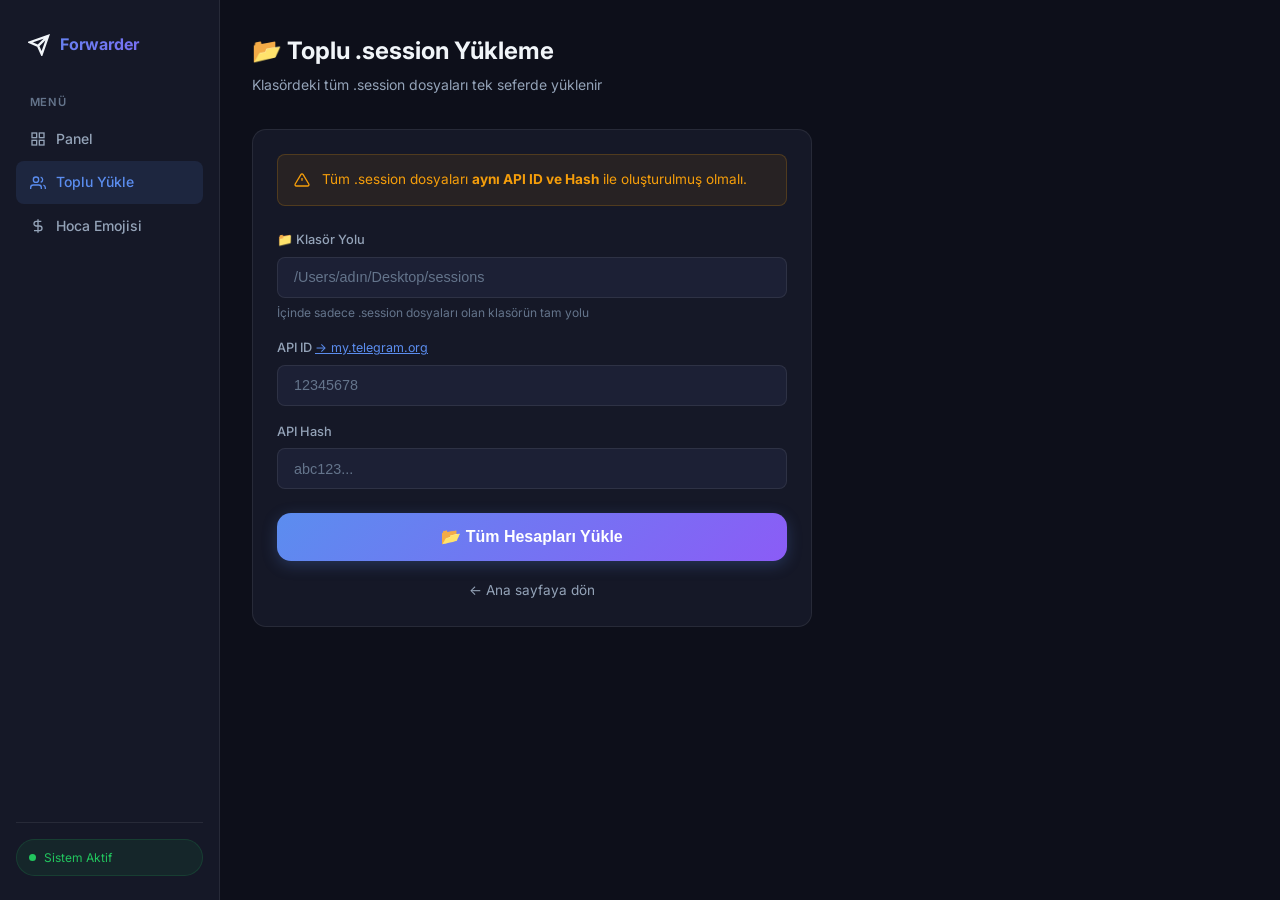
<file: templates/bulk_account.html>
<!DOCTYPE html>
<html lang="tr">
<head>
  <meta charset="UTF-8">
  <meta name="viewport" content="width=device-width, initial-scale=1.0">
  <title>Toplu Hesap Yükleme — Telegram Forwarder</title>
  <link rel="preconnect" href="https://fonts.googleapis.com">
  <link href="https://fonts.googleapis.com/css2?family=Inter:wght@400;500;600;700&display=swap" rel="stylesheet">
  <link rel="stylesheet" href="/static/css/style.css">
</head>
<body>
<div class="page">

  <aside class="sidebar">
    <div class="sidebar-logo">
      <svg viewBox="0 0 24 24" fill="none" stroke="currentColor" stroke-width="2.5"><path d="M22 2L11 13M22 2L15 22l-4-9-9-4 20-7z"/></svg>
      Forwarder
    </div>
    <span class="nav-section">Menü</span>
    <a class="nav-item" href="/"><svg viewBox="0 0 24 24" fill="none" stroke="currentColor" stroke-width="2"><rect x="3" y="3" width="7" height="7"/><rect x="14" y="3" width="7" height="7"/><rect x="14" y="14" width="7" height="7"/><rect x="3" y="14" width="7" height="7"/></svg>Panel</a>
    <a class="nav-item active" href="/accounts/bulk"><svg viewBox="0 0 24 24" fill="none" stroke="currentColor" stroke-width="2"><path d="M17 21v-2a4 4 0 00-4-4H5a4 4 0 00-4 4v2"/><circle cx="9" cy="7" r="4"/><path d="M23 21v-2a4 4 0 00-3-3.87M16 3.13a4 4 0 010 7.75"/></svg>Toplu Yükle</a>
        <a class="nav-item" href="/teachers">
      <svg viewBox="0 0 24 24" fill="none" stroke="currentColor" stroke-width="2"><path d="M12 2v20M17 5H9.5a3.5 3.5 0 0 0 0 7h5a3.5 3.5 0 0 1 0 7H6"/></svg>
      Hoca Emojisi
    </a>
    <div class="sidebar-footer"><div class="status-pill"><div class="pulse"></div>Sistem Aktif</div></div>
  </aside>

  <main class="main">
    <div class="main-header">
      <h1>📂 Toplu .session Yükleme</h1>
      <p>Klasördeki tüm .session dosyaları tek seferde yüklenir</p>
    </div>

    <div class="card" style="max-width:560px">

      <div class="alert alert-warn" style="margin-bottom:1.5rem">
        <svg viewBox="0 0 24 24" fill="none" stroke="currentColor" stroke-width="2" style="width:16px;height:16px"><path d="M10.29 3.86L1.82 18a2 2 0 001.71 3h16.94a2 2 0 001.71-3L13.71 3.86a2 2 0 00-3.42 0z"/><line x1="12" y1="9" x2="12" y2="13"/><line x1="12" y1="17" x2="12.01" y2="17"/></svg>
        <span>Tüm .session dosyaları <b>aynı API ID ve Hash</b> ile oluşturulmuş olmalı.</span>
      </div>

      <form action="/accounts/bulk_load" method="POST">
        <div class="field">
          <label>📁 Klasör Yolu</label>
          <input type="text" name="folder_path" placeholder="/Users/adın/Desktop/sessions" required>
          <div class="field-hint">İçinde sadece .session dosyaları olan klasörün tam yolu</div>
        </div>
        <div class="field">
          <label>API ID <a href="https://my.telegram.org/auth" target="_blank" style="color:var(--primary);font-size:.78rem;font-weight:400">→ my.telegram.org</a></label>
          <input type="text" name="api_id" placeholder="12345678" required>
        </div>
        <div class="field">
          <label>API Hash</label>
          <input type="text" name="api_hash" placeholder="abc123..." required>
        </div>
        <button type="submit" class="btn btn-primary btn-lg btn-block mt-2">
          📂 Tüm Hesapları Yükle
        </button>
      </form>

      <div style="text-align:center;margin-top:1rem">
        <a href="/" style="color:var(--muted2);font-size:.85rem;text-decoration:none">← Ana sayfaya dön</a>
      </div>
    </div>
  </main>
</div>
</body>
</html>
</file>
<file: static/css/style.css>
/* ─── TOKENS ─────────────────────────────────────────── */
:root {
  --bg:        #0d0f1a;
  --surface:   #151827;
  --surface2:  #1c2035;
  --border:    rgba(255,255,255,0.08);
  --primary:   #5b8def;
  --primary-g: linear-gradient(135deg,#5b8def,#8b5cf6);
  --success:   #22c55e;
  --danger:    #ef4444;
  --warn:      #f59e0b;
  --text:      #f1f5f9;
  --muted:     #64748b;
  --muted2:    #94a3b8;
  --radius:    14px;
  --radius-sm: 8px;
  --shadow:    0 20px 60px rgba(0,0,0,.5);
}

/* ─── RESET ──────────────────────────────────────────── */
*, *::before, *::after { box-sizing: border-box; margin: 0; padding: 0; }
body {
  font-family: 'Inter', 'Outfit', system-ui, sans-serif;
  background: var(--bg);
  color: var(--text);
  min-height: 100vh;
  line-height: 1.6;
}

/* ─── LAYOUT ─────────────────────────────────────────── */
.page { display: flex; min-height: 100vh; }

/* Sidebar */
.sidebar {
  width: 220px; flex-shrink: 0;
  background: var(--surface);
  border-right: 1px solid var(--border);
  display: flex; flex-direction: column;
  padding: 1.5rem 1rem;
  position: fixed; top: 0; left: 0; height: 100vh;
}
.sidebar-logo {
  display: flex; align-items: center; gap: .6rem;
  padding: .5rem .75rem 1.5rem;
  font-size: 1rem; font-weight: 700;
  background: var(--primary-g);
  -webkit-background-clip: text; background-clip: text;
  -webkit-text-fill-color: transparent;
}
.sidebar-logo svg { width: 22px; height: 22px; flex-shrink: 0; }
.nav-item {
  display: flex; align-items: center; gap: .65rem;
  padding: .65rem .85rem;
  border-radius: var(--radius-sm);
  color: var(--muted2); text-decoration: none;
  font-size: .875rem; font-weight: 500;
  transition: all .2s;
  cursor: pointer; border: none; background: none; width: 100%; text-align: left;
}
.nav-item:hover, .nav-item.active {
  background: rgba(91,141,239,.12);
  color: var(--primary);
}
.nav-item svg { width: 16px; height: 16px; flex-shrink: 0; }
.nav-section {
  font-size: .7rem; font-weight: 600; letter-spacing: .08em;
  color: var(--muted); text-transform: uppercase;
  padding: .75rem .85rem .4rem;
}
.sidebar-footer { margin-top: auto; padding-top: 1rem; border-top: 1px solid var(--border); }
.status-pill {
  display: flex; align-items: center; gap: .5rem;
  padding: .5rem .75rem;
  background: rgba(34,197,94,.08);
  border: 1px solid rgba(34,197,94,.15);
  border-radius: 2rem;
  font-size: .75rem; color: var(--success);
}
.pulse { width: 7px; height: 7px; border-radius: 50%; background: var(--success);
  box-shadow: 0 0 0 0 rgba(34,197,94,.5);
  animation: pulse 2s infinite;
}
@keyframes pulse {
  0%   { box-shadow: 0 0 0 0 rgba(34,197,94,.5); }
  70%  { box-shadow: 0 0 0 6px rgba(34,197,94,0); }
  100% { box-shadow: 0 0 0 0 rgba(34,197,94,0); }
}

/* Main content area */
.main { margin-left: 220px; flex: 1; padding: 2rem; max-width: calc(100vw - 220px); }
.main-header { margin-bottom: 2rem; }
.main-header h1 { font-size: 1.5rem; font-weight: 700; }
.main-header p { color: var(--muted2); font-size: .875rem; margin-top: .25rem; }

/* ─── CARDS ──────────────────────────────────────────── */
.card {
  background: var(--surface);
  border: 1px solid var(--border);
  border-radius: var(--radius);
  padding: 1.5rem;
}
.card + .card { margin-top: 1.25rem; }
.card-title {
  font-size: .95rem; font-weight: 600; margin-bottom: 1.25rem;
  display: flex; align-items: center; gap: .5rem;
}
.card-title svg { width: 18px; height: 18px; color: var(--primary); }

/* ─── FORMS ──────────────────────────────────────────── */
.field { margin-bottom: 1rem; }
.field label {
  display: block; font-size: .8rem; font-weight: 500;
  color: var(--muted2); margin-bottom: .4rem;
}
.field input:not([type="checkbox"]):not([type="radio"]), .field select, .field textarea {
  width: 100%;
  background: var(--surface2);
  border: 1px solid var(--border);
  border-radius: var(--radius-sm);
  padding: .7rem 1rem;
  color: var(--text);
  font-size: .9rem;
  outline: none;
  transition: border-color .2s, box-shadow .2s;
  appearance: none;
}
.field input:not([type="checkbox"]):not([type="radio"]):focus, .field select:focus {
  border-color: var(--primary);
  box-shadow: 0 0 0 3px rgba(91,141,239,.15);
}
.field input:not([type="checkbox"]):not([type="radio"])::placeholder { color: var(--muted); }
.field-hint { font-size: .75rem; color: var(--muted); margin-top: .35rem; }

/* ─── CUSTOM TOGGLE SWITCH CARD ─── */
.custom-toggle-card {
  display: flex;
  align-items: center;
  gap: .9rem;
  cursor: pointer;
  background: var(--surface2);
  padding: .85rem 1.1rem;
  border-radius: 12px;
  border: 1.5px solid rgba(99, 102, 241, 0.3);
  transition: all .2s ease;
  user-select: none;
  width: 100%;
  box-sizing: border-box;
}
.custom-toggle-card:hover {
  border-color: rgba(99, 102, 241, 0.65);
  background: rgba(99, 102, 241, 0.06);
}
.custom-toggle-card.checked,
.custom-toggle-card:has(input:checked) {
  border-color: #6366f1;
  background: rgba(99, 102, 241, 0.16);
  box-shadow: 0 0 16px rgba(99, 102, 241, 0.22);
}
.custom-toggle-track {
  position: relative;
  width: 44px;
  height: 24px;
  background: #334155;
  border-radius: 9999px;
  transition: background .22s ease;
  flex-shrink: 0;
}
.custom-toggle-thumb {
  position: absolute;
  top: 2px;
  left: 2px;
  width: 20px;
  height: 20px;
  background: #ffffff;
  border-radius: 50%;
  transition: transform .22s ease;
  box-shadow: 0 2px 5px rgba(0, 0, 0, 0.35);
}
.custom-toggle-card.checked .custom-toggle-track,
.custom-toggle-card:has(input:checked) .custom-toggle-track {
  background: #6366f1;
}
.custom-toggle-card.checked .custom-toggle-thumb,
.custom-toggle-card:has(input:checked) .custom-toggle-thumb {
  transform: translateX(20px);
}

/* Gold variant for Hükümdar */
.custom-toggle-card.gold-toggle {
  border-color: rgba(212, 160, 23, 0.3);
}
.custom-toggle-card.gold-toggle:hover {
  border-color: rgba(212, 160, 23, 0.7);
  background: rgba(212, 160, 23, 0.08);
}
.custom-toggle-card.gold-toggle.checked,
.custom-toggle-card.gold-toggle:has(input:checked) {
  border-color: #d4a017;
  background: rgba(212, 160, 23, 0.16);
  box-shadow: 0 0 16px rgba(212, 160, 23, 0.25);
}
.custom-toggle-card.gold-toggle.checked .custom-toggle-track,
.custom-toggle-card.gold-toggle:has(input:checked) .custom-toggle-track {
  background: #d4a017;
}

/* ─── BUTTONS ────────────────────────────────────────── */
.btn {
  display: inline-flex; align-items: center; gap: .45rem;
  padding: .65rem 1.25rem;
  border-radius: var(--radius-sm);
  font-size: .875rem; font-weight: 600;
  border: none; cursor: pointer;
  transition: all .2s;
  text-decoration: none;
}
.btn svg { width: 15px; height: 15px; }
.btn-primary {
  background: var(--primary-g);
  color: white;
  box-shadow: 0 4px 15px rgba(91,141,239,.25);
}
.btn-primary:hover { opacity: .88; transform: translateY(-1px); }
.btn-secondary {
  background: var(--surface2);
  color: var(--muted2);
  border: 1px solid var(--border);
}
.btn-secondary:hover { border-color: var(--primary); color: var(--primary); }
.btn-danger { background: rgba(239,68,68,.1); color: var(--danger); border: 1px solid rgba(239,68,68,.2); }
.btn-danger:hover { background: var(--danger); color: white; }
.btn-success { background: rgba(34,197,94,.1); color: var(--success); border: 1px solid rgba(34,197,94,.2); }
.btn-success:hover { background: var(--success); color: white; }
.btn-lg { padding: .9rem 1.75rem; font-size: 1rem; border-radius: var(--radius); }
.btn-block { width: 100%; justify-content: center; }

/* ─── ACCOUNT CARDS ──────────────────────────────────── */
.accounts-grid { display: grid; grid-template-columns: repeat(auto-fill, minmax(200px, 1fr)); gap: .75rem; }
.account-card {
  background: var(--surface2);
  border: 1px solid var(--border);
  border-radius: var(--radius);
  padding: 1rem;
  display: flex; align-items: center; gap: .75rem;
  position: relative;
}
.account-avatar {
  width: 40px; height: 40px; border-radius: 50%;
  background: var(--primary-g);
  display: flex; align-items: center; justify-content: center;
  font-weight: 700; font-size: 1rem; flex-shrink: 0;
  color: white;
}
.account-name { font-size: .875rem; font-weight: 600; }
.account-phone { font-size: .75rem; color: var(--muted2); }
.account-del {
  position: absolute; top: .5rem; right: .5rem;
  background: none; border: none; cursor: pointer;
  color: var(--muted); padding: .25rem; border-radius: 4px;
  display: flex; align-items: center; justify-content: center;
  transition: color .2s;
}
.account-del:hover { color: var(--danger); background: rgba(239,68,68,.1); }

/* ─── RULES TABLE ────────────────────────────────────── */
.rules-table { width: 100%; border-collapse: collapse; }
.rules-table th {
  text-align: left; font-size: .7rem; font-weight: 600;
  color: var(--muted); text-transform: uppercase; letter-spacing: .06em;
  padding: 0 .75rem .75rem;
  border-bottom: 1px solid var(--border);
}
.rules-table td {
  padding: .9rem .75rem;
  border-bottom: 1px solid var(--border);
  font-size: .85rem; vertical-align: middle;
}
.rules-table tr:last-child td { border-bottom: none; }
.rules-table tr:hover td { background: rgba(255,255,255,.02); }
.badge {
  display: inline-block; padding: .2rem .6rem;
  border-radius: 2rem; font-size: .7rem; font-weight: 600;
}
.badge-blue { background: rgba(91,141,239,.15); color: #93c5fd; }
.badge-purple { background: rgba(139,92,246,.15); color: #c4b5fd; }
.route-arrow {
  display: flex; align-items: center; gap: .5rem;
  font-size: .82rem;
}
.route-arrow span { color: var(--muted); }

/* ─── EMPTY STATE ────────────────────────────────────── */
.empty {
  text-align: center; padding: 3rem 2rem;
  color: var(--muted2);
}
.empty svg { width: 48px; height: 48px; opacity: .3; margin-bottom: 1rem; }
.empty p { font-size: .9rem; }

/* ─── ADD RULE FORM ──────────────────────────────────── */
.rule-form-grid {
  display: grid;
  grid-template-columns: 1fr 1fr;
  gap: 1rem;
}
.rule-form-full { grid-column: 1 / -1; }
.input-with-action { display: flex; gap: .5rem; }
.input-with-action input { flex: 1; }
.btn-find {
  background: var(--surface2);
  border: 1px solid var(--border);
  border-radius: var(--radius-sm);
  color: var(--primary); padding: .7rem .9rem;
  cursor: pointer; font-size: .8rem; font-weight: 600;
  white-space: nowrap; display: flex; align-items: center; gap: .3rem;
  transition: all .2s;
}
.btn-find:hover { border-color: var(--primary); background: rgba(91,141,239,.08); }

/* ─── MODAL ──────────────────────────────────────────── */
.modal-overlay {
  display: none; position: fixed; inset: 0;
  background: rgba(0,0,0,.75); backdrop-filter: blur(6px);
  z-index: 200; align-items: center; justify-content: center;
}
.modal-overlay.open { display: flex; }
.modal {
  background: var(--surface);
  border: 1px solid var(--border);
  border-radius: var(--radius);
  padding: 2rem; width: 100%; max-width: 460px;
  box-shadow: var(--shadow);
  animation: slideUp .2s ease;
}
@keyframes slideUp { from { transform: translateY(20px); opacity: 0; } to { transform: none; opacity: 1; } }
.modal-title { font-size: 1.1rem; font-weight: 700; margin-bottom: .4rem; }
.modal-sub { font-size: .82rem; color: var(--muted2); margin-bottom: 1.5rem; }
.modal-result {
  border-radius: var(--radius-sm);
  padding: .9rem 1rem;
  margin-bottom: 1.25rem; display: none;
}
.modal-result.ok { background: rgba(34,197,94,.08); border: 1px solid rgba(34,197,94,.2); }
.modal-result.err { background: rgba(239,68,68,.08); border: 1px solid rgba(239,68,68,.2); }
.modal-result .big-id { font-size: 1.1rem; font-weight: 700; color: #93c5fd; }
.modal-result .small-name { font-size: .78rem; color: var(--muted2); margin-top: .2rem; }
.modal-actions { display: flex; gap: .75rem; margin-top: 1.25rem; }

/* ─── QR LOGIN ───────────────────────────────────────── */
.qr-wrap {
  background: white; border-radius: var(--radius);
  padding: 1rem; display: inline-block;
  line-height: 0;
}
.qr-wrap img { width: 220px; height: 220px; display: block; }
.qr-section { text-align: center; padding: 1rem 0; }
.qr-steps { text-align: left; max-width: 320px; margin: 1.5rem auto 0; }
.qr-step {
  display: flex; gap: .75rem; align-items: flex-start;
  margin-bottom: .75rem; font-size: .85rem;
}
.qr-step-num {
  background: var(--primary-g);
  color: white; width: 22px; height: 22px;
  border-radius: 50%; font-size: .72rem; font-weight: 700;
  display: flex; align-items: center; justify-content: center; flex-shrink: 0;
  margin-top: .1rem;
}

/* ─── ALERTS & BANNERS ───────────────────────────────── */
.alert {
  display: flex; align-items: flex-start; gap: .75rem;
  padding: .9rem 1rem; border-radius: var(--radius-sm);
  font-size: .85rem; margin-bottom: 1rem;
}
.alert svg { width: 16px; height: 16px; flex-shrink: 0; margin-top: .15rem; }
.alert-info { background: rgba(91,141,239,.08); border: 1px solid rgba(91,141,239,.2); color: #93c5fd; }
.alert-success { background: rgba(34,197,94,.08); border: 1px solid rgba(34,197,94,.2); color: var(--success); }
.alert-warn { background: rgba(245,158,11,.08); border: 1px solid rgba(245,158,11,.2); color: var(--warn); }

/* ─── METHOD SELECTOR TABS ───────────────────────────── */
.method-tabs { display: flex; gap: .5rem; margin-bottom: 1.5rem; flex-wrap: wrap; }
.method-tab {
  flex: 1; min-width: 140px;
  border: 2px solid var(--border);
  border-radius: var(--radius);
  padding: 1rem; cursor: pointer;
  background: var(--surface2);
  transition: all .2s; text-align: center;
}
.method-tab:hover { border-color: var(--primary); }
.method-tab.selected { border-color: var(--primary); background: rgba(91,141,239,.08); }
.method-tab svg { width: 28px; height: 28px; margin-bottom: .5rem; color: var(--primary); }
.method-tab h3 { font-size: .9rem; font-weight: 700; margin-bottom: .2rem; }
.method-tab p { font-size: .75rem; color: var(--muted2); }

/* ─── SPINNER ────────────────────────────────────────── */
.spin {
  display: inline-block; width: 14px; height: 14px;
  border: 2px solid rgba(255,255,255,.3);
  border-top-color: white;
  border-radius: 50%;
  animation: rotate .7s linear infinite;
}
@keyframes rotate { to { transform: rotate(360deg); } }

/* ─── UTIL ───────────────────────────────────────────── */
.flex { display: flex; }
.items-center { align-items: center; }
.justify-between { justify-content: space-between; }
.gap-2 { gap: .5rem; }
.gap-3 { gap: .75rem; }
.mt-1 { margin-top: .25rem; }
.mt-2 { margin-top: .5rem; }
.mt-3 { margin-top: .75rem; }
.mt-4 { margin-top: 1rem; }
.mb-3 { margin-bottom: .75rem; }
.text-sm { font-size: .85rem; }
.text-xs { font-size: .75rem; }
.text-muted { color: var(--muted2); }
.text-center { text-align: center; }
.font-bold { font-weight: 700; }
.w-full { width: 100%; }

/* ─── MOBILE RESPONSIVENESS ────────────────────────── */
@media (max-width: 992px) {
  .sidebar {
    width: 0;
    padding: 0;
    transform: translateX(-100%);
    transition: transform .3s;
    z-index: 1000;
  }
  .sidebar.mobile-open {
    width: 260px;
    transform: translateX(0);
    padding: 1.5rem 1rem;
    box-shadow: 10px 0 30px rgba(0,0,0,0.5);
  }
  .main {
    margin-left: 0;
    max-width: 100%;
    padding: 1rem;
  }
  .rule-form-grid {
    grid-template-columns: 1fr;
  }
  .accounts-grid {
    grid-template-columns: 1fr;
  }
  .rules-table-wrap {
    overflow-x: auto;
  }
  .method-tabs {
    flex-direction: column;
  }
  .method-tab {
    min-width: 100%;
  }
}

/* Mobile Toggle (only visible on mobile) */
.mobile-header {
  display: none;
  align-items: center;
  justify-content: space-between;
  padding: 1rem;
  background: var(--surface);
  border-bottom: 1px solid var(--border);
  position: sticky;
  top: 0;
  z-index: 900;
}
@media (max-width: 992px) {
  .mobile-header { display: flex; }
}
.menu-toggle {
  background: none; border: none; color: var(--text);
  cursor: pointer; padding: .5rem;
}
</file>
